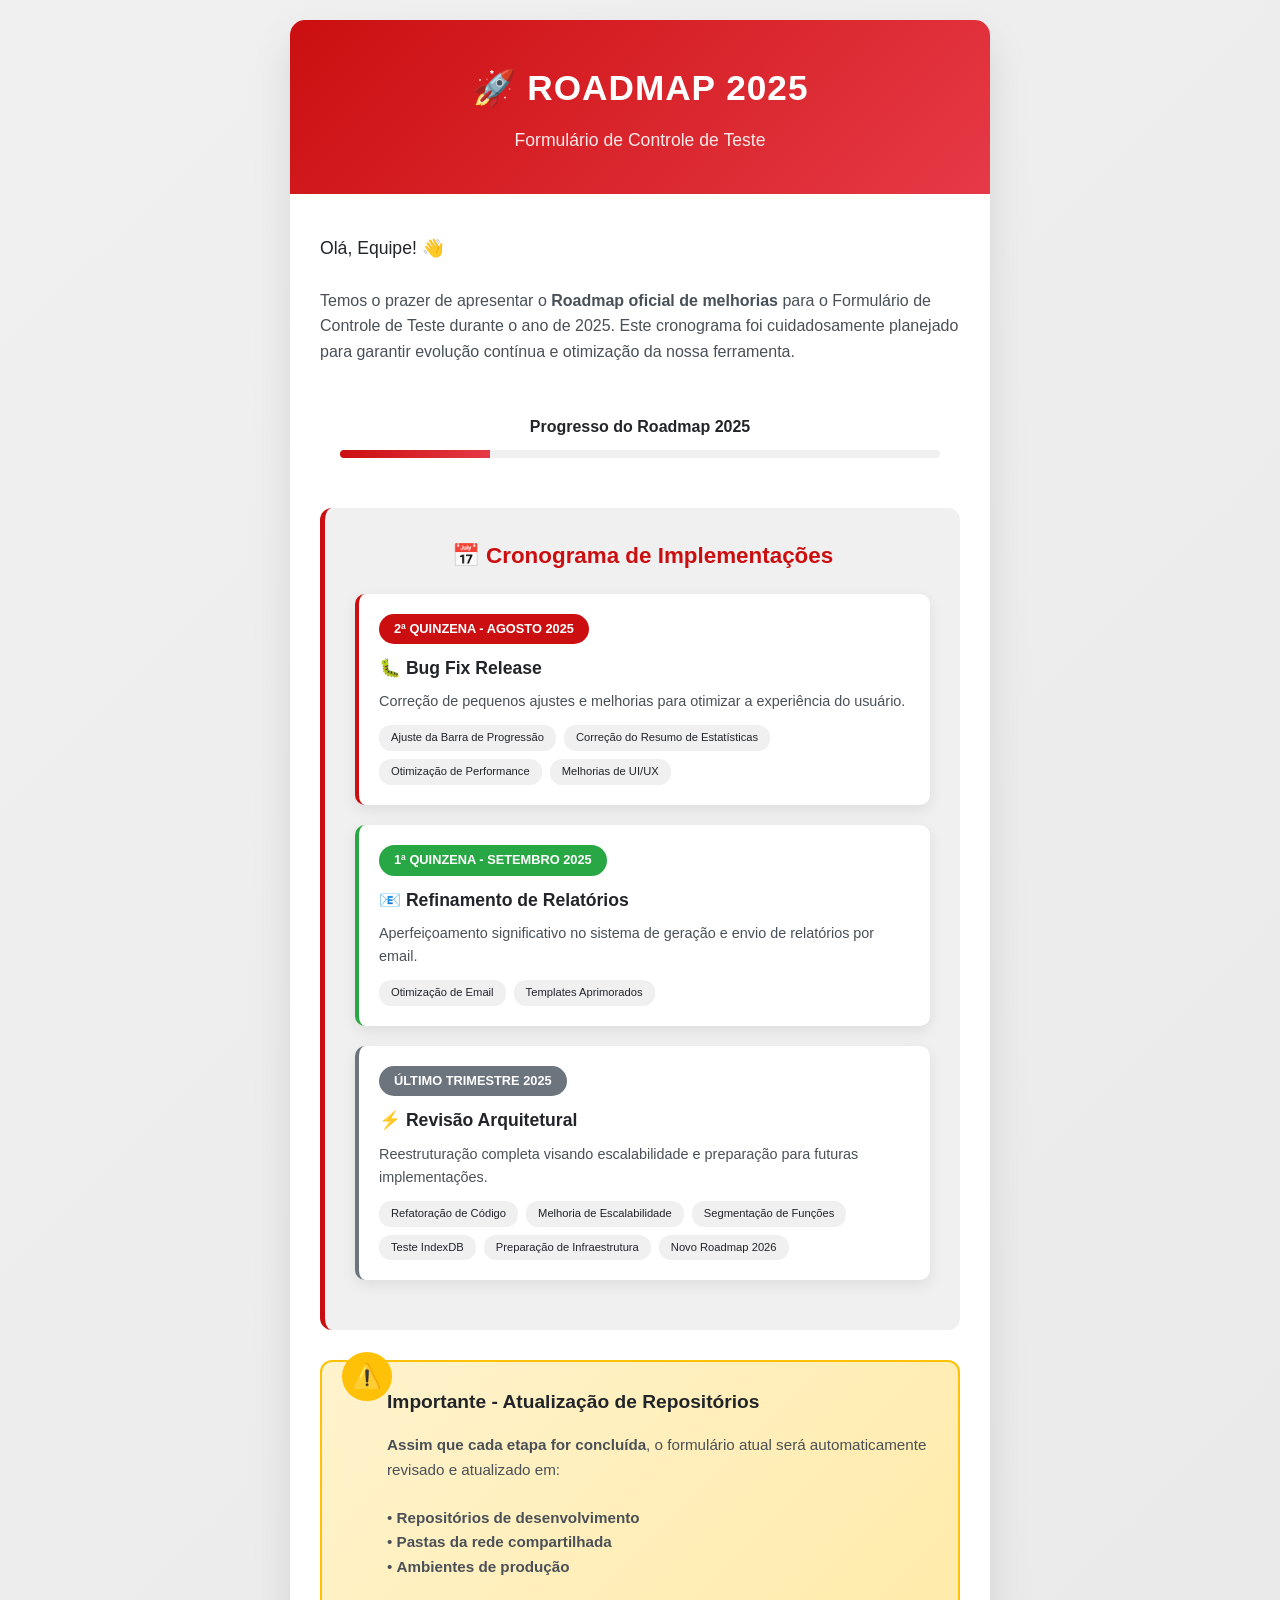
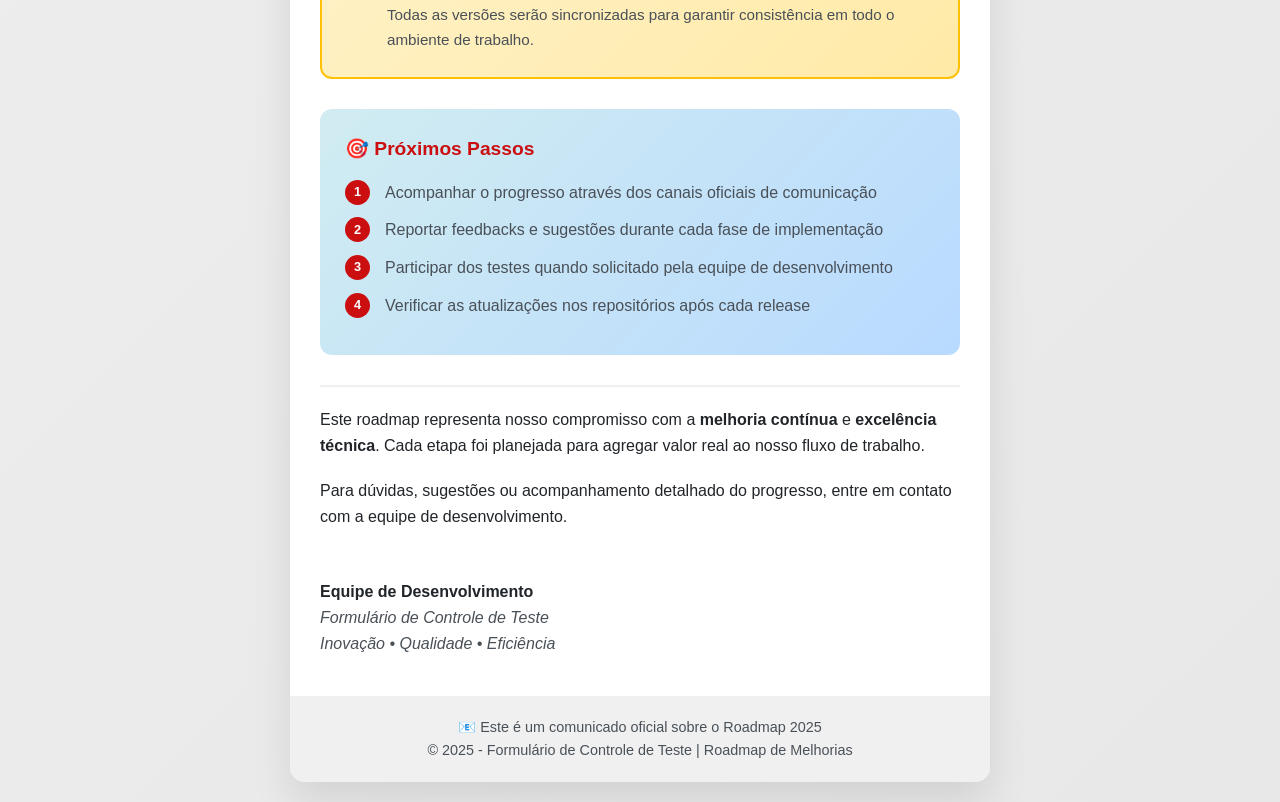
<file: Roadmap.html>
<!DOCTYPE html>
<html lang="pt-BR">
<head>
    <meta charset="UTF-8">
    <meta name="viewport" content="width=device-width, initial-scale=1.0">
    <title>Roadmap 2025 - Formulário de Controle de Teste</title>
    <style>
        :root {
            --cor-primaria: #CB0F10;
            --cor-cinza-fundo: #f0f0f0;
            --cor-texto-escuro: #212529;
            --cor-texto-claro: #495057;
            --cor-botao-funcao: #6c757d;
        }

        * {
            margin: 0;
            padding: 0;
            box-sizing: border-box;
        }

        body {
            font-family: 'Segoe UI', Tahoma, Geneva, Verdana, sans-serif;
            background: linear-gradient(135deg, var(--cor-cinza-fundo), #e8e8e8);
            color: var(--cor-texto-escuro);
            line-height: 1.6;
        }

        .email-container {
            max-width: 700px;
            margin: 20px auto;
            background: white;
            border-radius: 15px;
            overflow: hidden;
            box-shadow: 0 20px 40px rgba(0,0,0,0.1);
        }

        .email-header {
            background: linear-gradient(135deg, var(--cor-primaria), #e63946);
            color: white;
            padding: 40px 30px;
            text-align: center;
        }

        .email-header h1 {
            font-size: 2.2em;
            margin-bottom: 10px;
            text-transform: uppercase;
            letter-spacing: 1px;
        }

        .email-header p {
            font-size: 1.1em;
            opacity: 0.9;
        }

        .email-content {
            padding: 40px 30px;
        }

        .greeting {
            font-size: 1.1em;
            margin-bottom: 25px;
            color: var(--cor-texto-escuro);
            font-weight: 500;
        }

        .intro-text {
            font-size: 1em;
            margin-bottom: 30px;
            color: var(--cor-texto-claro);
        }

        .roadmap-section {
            background: var(--cor-cinza-fundo);
            border-radius: 12px;
            padding: 30px;
            margin: 30px 0;
            border-left: 5px solid var(--cor-primaria);
        }

        .roadmap-title {
            font-size: 1.4em;
            color: var(--cor-primaria);
            margin-bottom: 20px;
            font-weight: bold;
            text-align: center;
        }

        .milestone-item {
            background: white;
            border-radius: 10px;
            padding: 20px;
            margin-bottom: 20px;
            box-shadow: 0 5px 15px rgba(0,0,0,0.08);
            border-left: 4px solid transparent;
            transition: all 0.3s ease;
        }

        .milestone-item:hover {
            transform: translateX(5px);
            box-shadow: 0 8px 25px rgba(0,0,0,0.12);
        }

        .milestone-item.bug-fix {
            border-left-color: var(--cor-primaria);
        }

        .milestone-item.enhancement {
            border-left-color: #28a745;
        }

        .milestone-item.architecture {
            border-left-color: var(--cor-botao-funcao);
        }

        .milestone-date {
            background: var(--cor-primaria);
            color: white;
            padding: 5px 15px;
            border-radius: 20px;
            font-size: 0.8em;
            font-weight: bold;
            display: inline-block;
            margin-bottom: 10px;
            text-transform: uppercase;
        }

        .milestone-date.green {
            background: #28a745;
        }

        .milestone-date.gray {
            background: var(--cor-botao-funcao);
        }

        .milestone-name {
            font-size: 1.1em;
            font-weight: bold;
            color: var(--cor-texto-escuro);
            margin-bottom: 8px;
        }

        .milestone-desc {
            font-size: 0.9em;
            color: var(--cor-texto-claro);
            margin-bottom: 12px;
        }

        .features-list {
            display: flex;
            flex-wrap: wrap;
            gap: 8px;
        }

        .feature-tag {
            background: var(--cor-cinza-fundo);
            color: var(--cor-texto-escuro);
            padding: 4px 12px;
            border-radius: 12px;
            font-size: 0.7em;
            font-weight: 500;
        }

        .important-notice {
            background: linear-gradient(135deg, #fff3cd, #ffeaa7);
            border: 2px solid #ffc107;
            border-radius: 12px;
            padding: 25px;
            margin: 30px 0;
            position: relative;
        }

        .important-notice::before {
            content: "⚠️";
            font-size: 1.5em;
            position: absolute;
            top: -10px;
            left: 20px;
            background: #ffc107;
            padding: 5px 10px;
            border-radius: 50%;
        }

        .notice-title {
            font-size: 1.2em;
            font-weight: bold;
            color: var(--cor-texto-escuro);
            margin-bottom: 15px;
            margin-left: 40px;
        }

        .notice-text {
            color: var(--cor-texto-claro);
            margin-left: 40px;
            font-size: 0.95em;
        }

        .next-steps {
            background: linear-gradient(135deg, #d1ecf1, #b8daff);
            border-radius: 12px;
            padding: 25px;
            margin: 30px 0;
        }

        .next-steps-title {
            font-size: 1.2em;
            color: var(--cor-primaria);
            font-weight: bold;
            margin-bottom: 15px;
            display: flex;
            align-items: center;
            gap: 10px;
        }

        .steps-list {
            list-style: none;
            counter-reset: step-counter;
        }

        .steps-list li {
            counter-increment: step-counter;
            margin-bottom: 12px;
            position: relative;
            padding-left: 40px;
            color: var(--cor-texto-claro);
        }

        .steps-list li::before {
            content: counter(step-counter);
            position: absolute;
            left: 0;
            top: 0;
            background: var(--cor-primaria);
            color: white;
            width: 25px;
            height: 25px;
            border-radius: 50%;
            display: flex;
            align-items: center;
            justify-content: center;
            font-size: 0.8em;
            font-weight: bold;
        }

        .closing {
            margin: 30px 0;
            padding: 20px 0;
            border-top: 2px solid var(--cor-cinza-fundo);
        }

        .signature {
            margin-top: 25px;
            color: var(--cor-texto-claro);
            font-style: italic;
        }

        .signature strong {
            color: var(--cor-texto-escuro);
            font-style: normal;
        }

        .email-footer {
            background: var(--cor-cinza-fundo);
            padding: 20px 30px;
            text-align: center;
            color: var(--cor-texto-claro);
            font-size: 0.9em;
        }

        .progress-indicator {
            background: white;
            border-radius: 10px;
            padding: 20px;
            margin: 20px 0;
            text-align: center;
        }

        .progress-text {
            color: var(--cor-texto-escuro);
            font-weight: bold;
            margin-bottom: 10px;
        }

        .progress-bar {
            height: 8px;
            background: var(--cor-cinza-fundo);
            border-radius: 4px;
            overflow: hidden;
        }

        .progress-fill {
            height: 100%;
            background: linear-gradient(90deg, var(--cor-primaria), #e63946);
            width: 0%;
            animation: progressLoad 2s ease-out forwards;
        }

        @keyframes progressLoad {
            to { width: 25%; }
        }

        @media (max-width: 600px) {
            .email-container {
                margin: 10px;
                border-radius: 10px;
            }
            
            .email-header, .email-content {
                padding: 20px 20px;
            }
            
            .email-header h1 {
                font-size: 1.8em;
            }
            
            .roadmap-section, .important-notice, .next-steps {
                padding: 20px;
            }
        }
    </style>
</head>
<body>
    <div class="email-container">
        <div class="email-header">
            <h1>🚀 Roadmap 2025</h1>
            <p>Formulário de Controle de Teste</p>
        </div>

        <div class="email-content">
            <div class="greeting">
                Olá, Equipe! 👋
            </div>

            <div class="intro-text">
                Temos o prazer de apresentar o <strong>Roadmap oficial de melhorias</strong> para o Formulário de Controle de Teste durante o ano de 2025. Este cronograma foi cuidadosamente planejado para garantir evolução contínua e otimização da nossa ferramenta.
            </div>

            <div class="progress-indicator">
                <div class="progress-text">Progresso do Roadmap 2025</div>
                <div class="progress-bar">
                    <div class="progress-fill"></div>
                </div>
            </div>

            <div class="roadmap-section">
                <div class="roadmap-title">📅 Cronograma de Implementações</div>

                <div class="milestone-item bug-fix">
                    <div class="milestone-date">2ª Quinzena - Agosto 2025</div>
                    <div class="milestone-name">🐛 Bug Fix Release</div>
                    <div class="milestone-desc">Correção de pequenos ajustes e melhorias para otimizar a experiência do usuário.</div>
                    <div class="features-list">
                        <span class="feature-tag">Ajuste da Barra de Progressão</span>
                        <span class="feature-tag">Correção do Resumo de Estatísticas</span>
                        <span class="feature-tag">Otimização de Performance</span>
                        <span class="feature-tag">Melhorias de UI/UX</span>
                    </div>
                </div>

                <div class="milestone-item enhancement">
                    <div class="milestone-date green">1ª Quinzena - Setembro 2025</div>
                    <div class="milestone-name">📧 Refinamento de Relatórios</div>
                    <div class="milestone-desc">Aperfeiçoamento significativo no sistema de geração e envio de relatórios por email.</div>
                    <div class="features-list">
                        <span class="feature-tag">Otimização de Email</span>
                        <span class="feature-tag">Templates Aprimorados</span>
                    </div>
                </div>

                <div class="milestone-item architecture">
                    <div class="milestone-date gray">Último Trimestre 2025</div>
                    <div class="milestone-name">⚡ Revisão Arquitetural</div>
                    <div class="milestone-desc">Reestruturação completa visando escalabilidade e preparação para futuras implementações.</div>
                    <div class="features-list">
                        <span class="feature-tag">Refatoração de Código</span>
                        <span class="feature-tag">Melhoria de Escalabilidade</span>
                        <span class="feature-tag">Segmentação de Funções</span>
                        <span class="feature-tag">Teste IndexDB</span>
                        <span class="feature-tag">Preparação de Infraestrutura</span>
                        <span class="feature-tag">Novo Roadmap 2026</span>
                    </div>
                </div>
            </div>

            <div class="important-notice">
                <div class="notice-title">Importante - Atualização de Repositórios</div>
                <div class="notice-text">
                    <strong>Assim que cada etapa for concluída</strong>, o formulário atual será automaticamente revisado e atualizado em:
                    <br><br>
                    • <strong>Repositórios de desenvolvimento</strong><br>
                    • <strong>Pastas da rede compartilhada</strong><br>
                    • <strong>Ambientes de produção</strong>
                    <br><br>
                    Todas as versões serão sincronizadas para garantir consistência em todo o ambiente de trabalho.
                </div>
            </div>

            <div class="next-steps">
                <div class="next-steps-title">
                    🎯 Próximos Passos
                </div>
                <ul class="steps-list">
                    <li>Acompanhar o progresso através dos canais oficiais de comunicação</li>
                    <li>Reportar feedbacks e sugestões durante cada fase de implementação</li>
                    <li>Participar dos testes quando solicitado pela equipe de desenvolvimento</li>
                    <li>Verificar as atualizações nos repositórios após cada release</li>
                </ul>
            </div>

            <div class="closing">
                <p>Este roadmap representa nosso compromisso com a <strong>melhoria contínua</strong> e <strong>excelência técnica</strong>. Cada etapa foi planejada para agregar valor real ao nosso fluxo de trabalho.</p>
                
                <p style="margin-top: 20px;">Para dúvidas, sugestões ou acompanhamento detalhado do progresso, entre em contato com a equipe de desenvolvimento.</p>
            </div>

            <div class="signature">
                <strong>Equipe de Desenvolvimento</strong><br>
                Formulário de Controle de Teste<br>
                <em>Inovação • Qualidade • Eficiência</em>
            </div>
        </div>

        <div class="email-footer">
            <p>📧 Este é um comunicado oficial sobre o Roadmap 2025</p>
            <p>© 2025 - Formulário de Controle de Teste | Roadmap de Melhorias</p>
        </div>
    </div>
</body>
</html>
</file>
